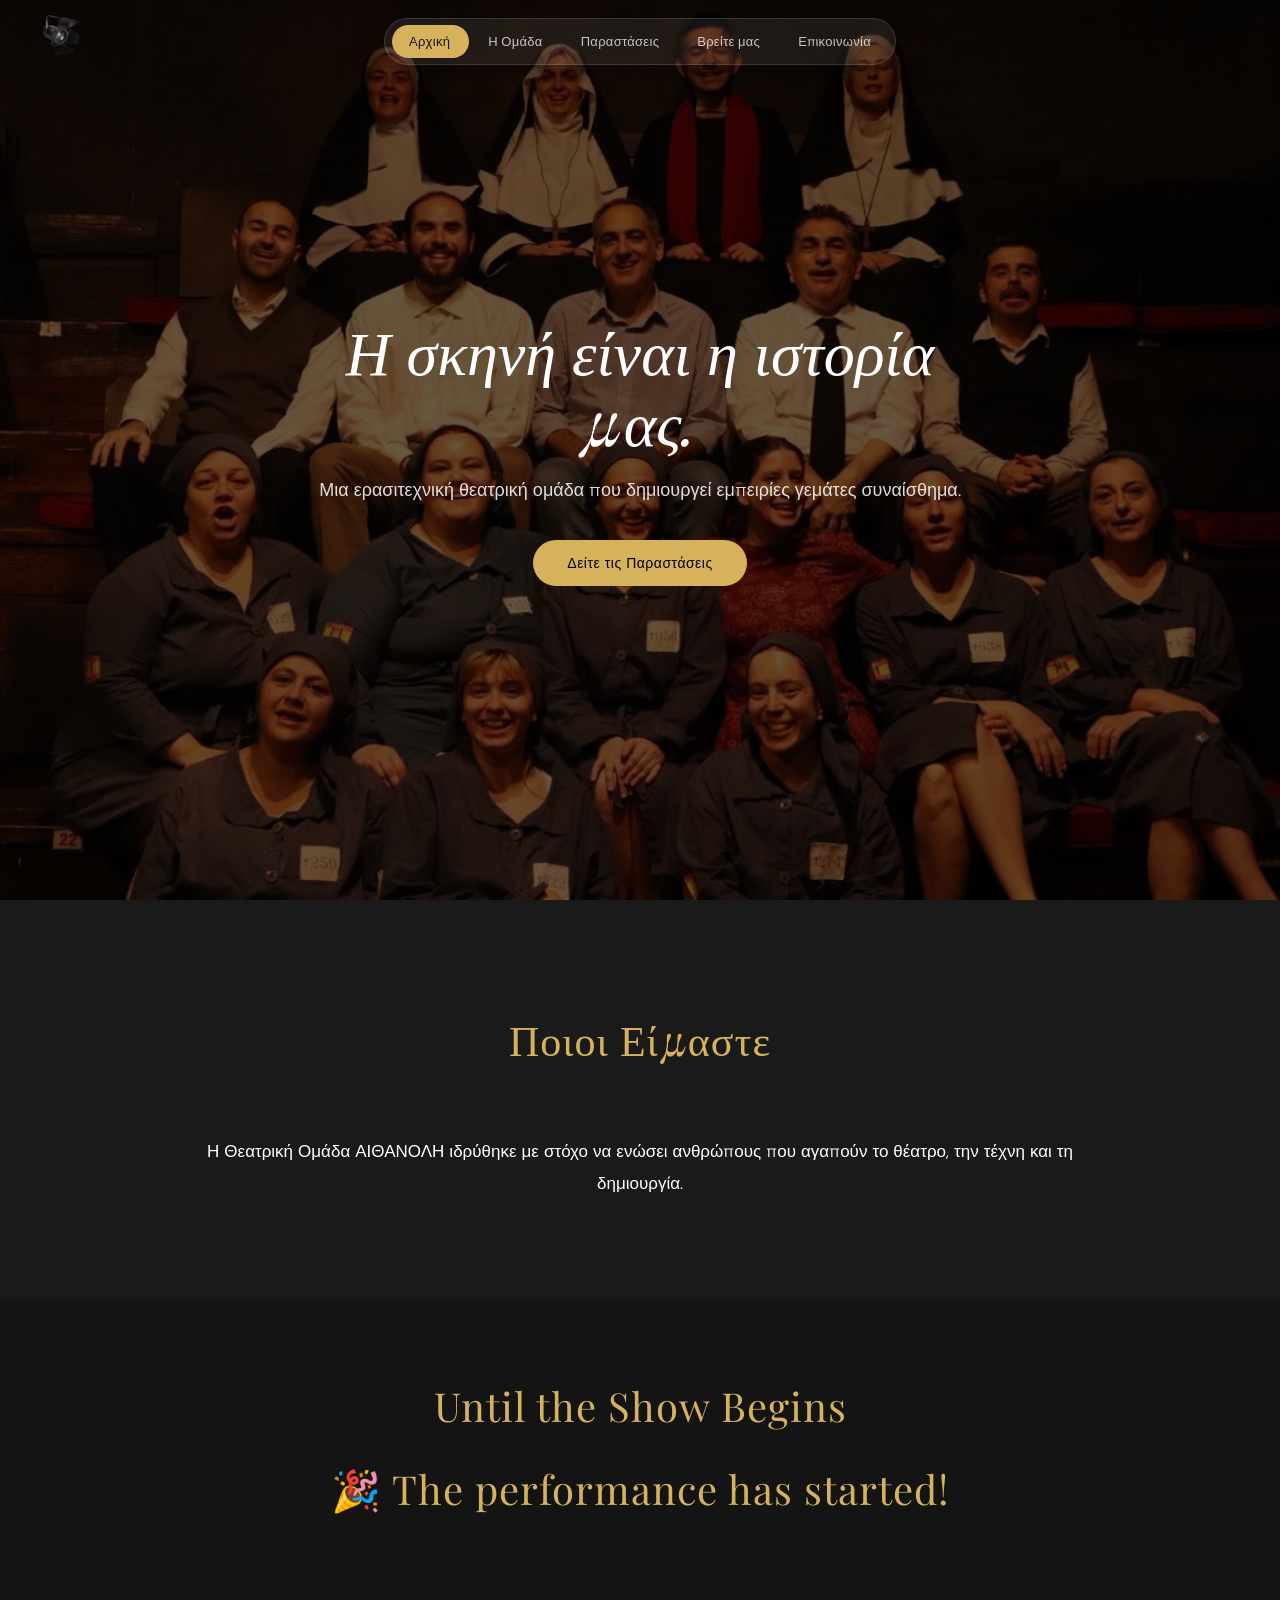
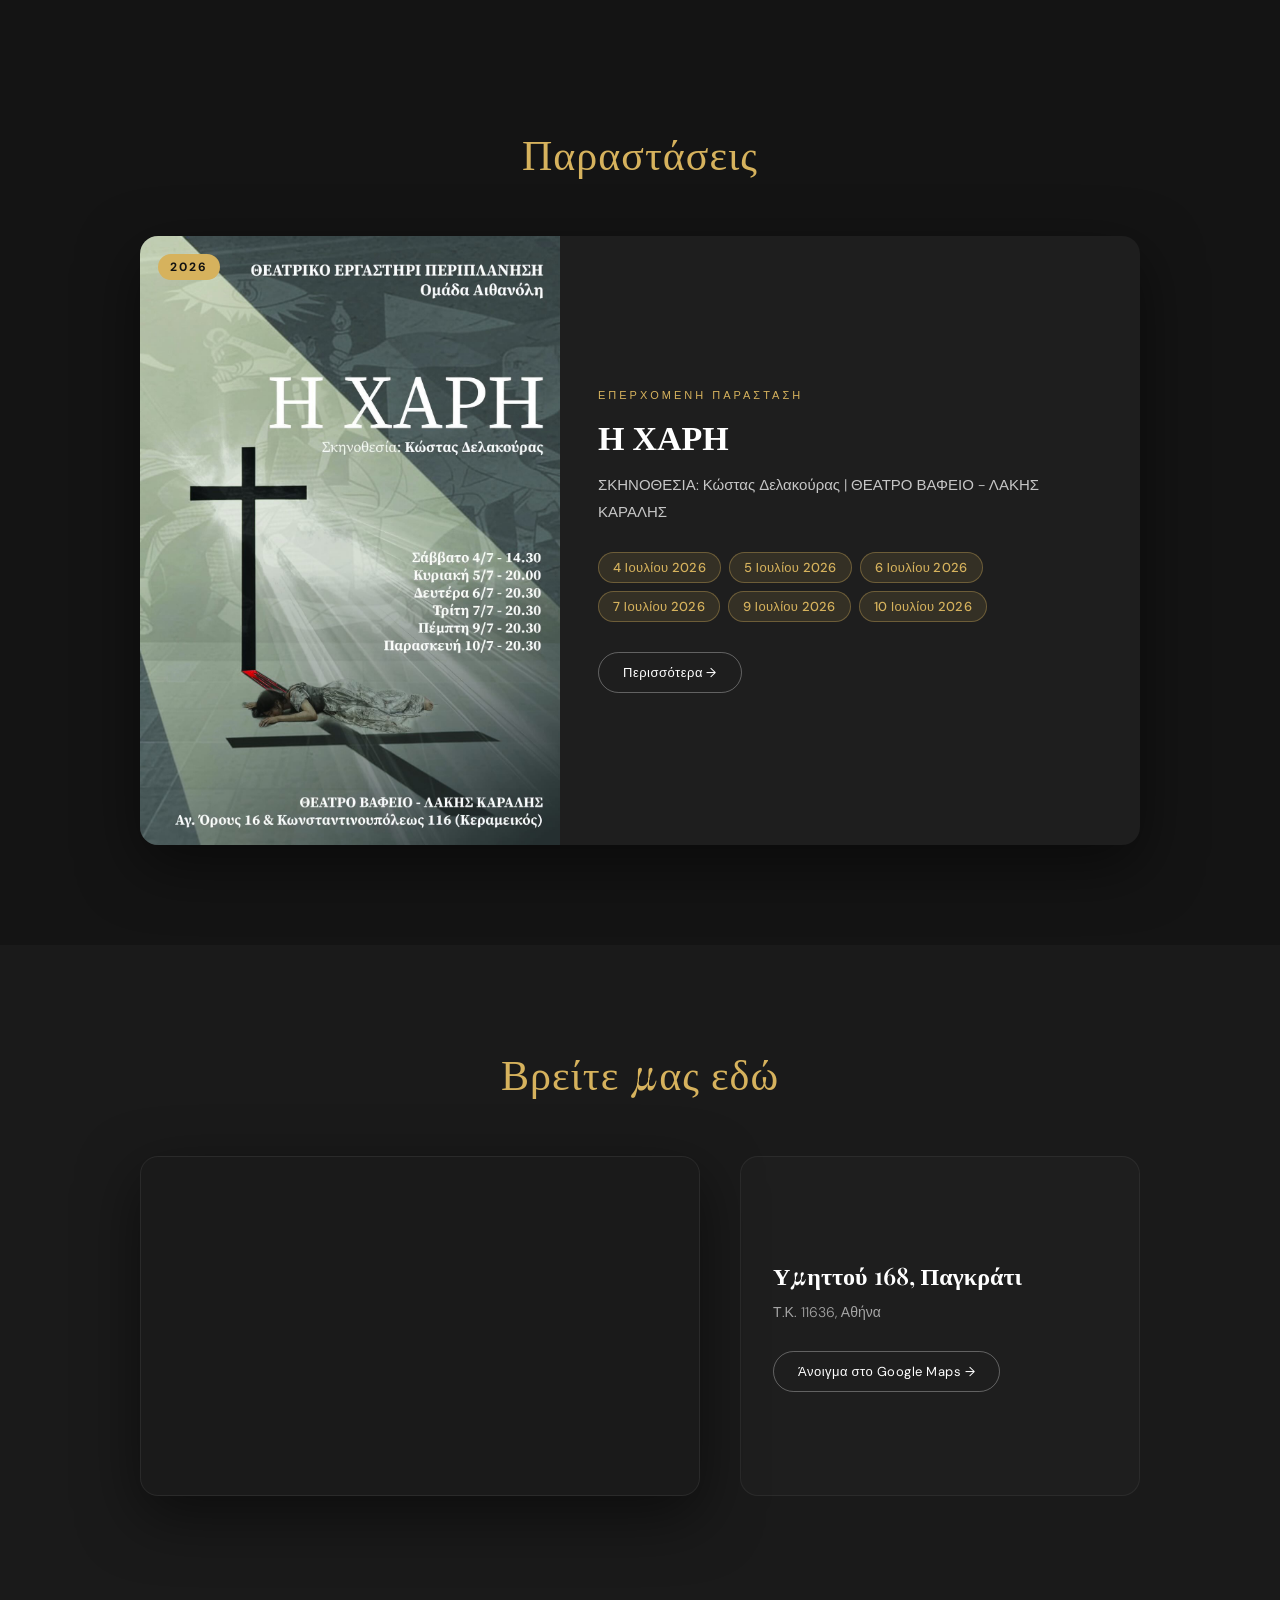
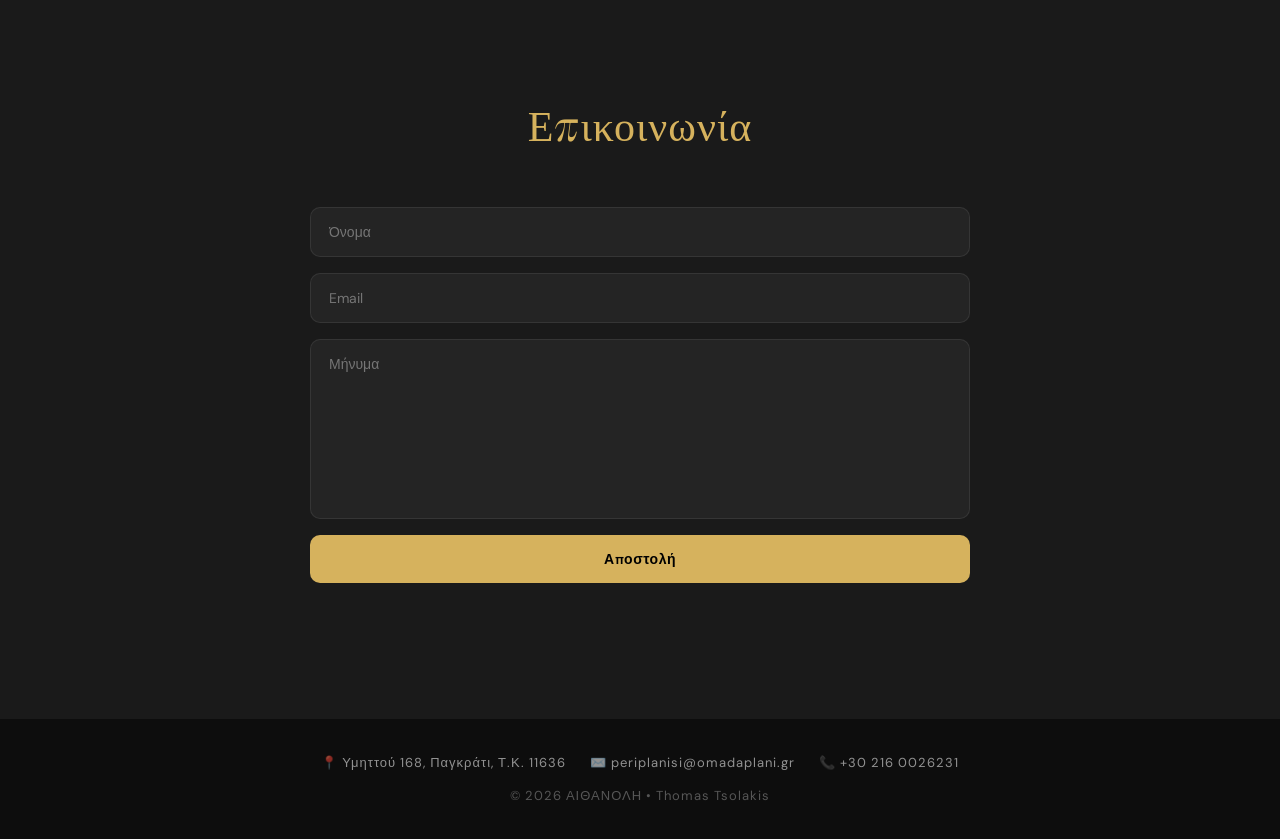
<file: index.html>
<!DOCTYPE html>
<html lang="el">
<head>
    <meta charset="UTF-8">
    <meta name="viewport" content="width=device-width, initial-scale=1.0">

    <!-- Primary Meta -->
    <title>ΑΙΘΑΝΟΛΗ | Θεατρική Ομάδα</title>
    <meta name="description" content="Η Θεατρική Ομάδα ΑΙΘΑΝΟΛΗ — ερασιτεχνική ομάδα που δημιουργεί παραστάσεις γεμάτες συναίσθημα. Δείτε τις επερχόμενες παραστάσεις μας.">
    <meta name="keywords" content="ΑΙΘΑΝΟΛΗ, θεατρική ομάδα, θέατρο, παραστάσεις, ερασιτεχνικό θέατρο">
    <meta name="author" content="Θεατρική Ομάδα ΑΙΘΑΝΟΛΗ">
    <meta name="robots" content="index, follow">
    <link rel="canonical" href="https://aithanolh.netlify.app/">

    <!-- Favicon -->
    <link rel="icon" type="image/png" href="images/logo.png">
    <link rel="apple-touch-icon" href="images/logo.png">

    <!-- Open Graph / Facebook -->
    <meta property="og:type" content="website">
    <meta property="og:url" content="https://aithanolh.netlify.app/">
    <meta property="og:title" content="ΑΙΘΑΝΟΛΗ | Θεατρική Ομάδα">
    <meta property="og:description" content="Ερασιτεχνική θεατρική ομάδα που δημιουργεί εμπειρίες γεμάτες συναίσθημα.">
    <meta property="og:image" content="https://aithanolh.netlify.app/images/og-cover.jpg">
    <meta property="og:image:width" content="1200">
    <meta property="og:image:height" content="630">
    <meta property="og:locale" content="el_GR">
    <meta property="og:site_name" content="ΑΙΘΑΝΟΛΗ">

    <!-- Twitter Card -->
    <meta name="twitter:card" content="summary_large_image">
    <meta name="twitter:url" content="https://aithanolh.netlify.app/">
    <meta name="twitter:title" content="ΑΙΘΑΝΟΛΗ | Θεατρική Ομάδα">
    <meta name="twitter:description" content="Ερασιτεχνική θεατρική ομάδα που δημιουργεί εμπειρίες γεμάτες συναίσθημα.">
    <meta name="twitter:image" content="https://aithanolh.netlify.app/images/og-cover.jpg">

    <!-- Schema.org structured data -->
    <script type="application/ld+json">
    {
      "@context": "https://schema.org",
      "@type": "TheaterGroup",
      "name": "ΑΙΘΑΝΟΛΗ",
      "description": "Ερασιτεχνική θεατρική ομάδα που δημιουργεί παραστάσεις γεμάτες συναίσθημα.",
      "url": "https://aithanolh.netlify.app",
      "logo": "https://aithanolh.netlify.app/images/logo.png",
      "sameAs": []
    }
    </script>

    <!-- Fonts: Playfair Display + DM Sans -->
    <link rel="preconnect" href="https://fonts.googleapis.com">
    <link rel="preconnect" href="https://fonts.gstatic.com" crossorigin>
    <link href="https://fonts.googleapis.com/css2?family=Playfair+Display:ital,wght@0,400;0,700;1,400;1,600&family=DM+Sans:ital,opsz,wght@0,9..40,300;0,9..40,400;0,9..40,500;1,9..40,300&display=swap" rel="stylesheet">

    <link rel="stylesheet" href="styles.css">
    <script defer src="main.js"></script>
</head>
<body>

<header>
    <nav id="pill-nav">
        <div class="nav-pill">
            <a href="#home" data-section="home">Αρχική</a>
            <a href="#about" data-section="about">Η Ομάδα</a>
            <a href="#shows" data-section="shows">Παραστάσεις</a>
            <a href="#find-us" data-section="find-us">Βρείτε μας</a>
            <a href="#contact" data-section="contact">Επικοινωνία</a>
            <span class="nav-indicator"></span>
        </div>
    </nav>
    <div class="logo-wrap">
        <a href="#home" class="logo-link">
            <img src="images/logo.png" alt="ΑΙΘΑΝΟΛΗ" class="logo-img" onerror="this.style.display='none';this.nextElementSibling.style.display='block'">
            <h2 class="logo logo-fallback">ΑΙΘΑΝΟΛΗ</h2>
        </a>
    </div>
</header>

<section class="hero" id="home">
    <div class="overlay"></div>
    <div class="hero-content">
        <h1>Η σκηνή είναι η ιστορία μας.</h1>
        <p>Μια ερασιτεχνική θεατρική ομάδα που δημιουργεί εμπειρίες γεμάτες συναίσθημα.</p>
        <a href="#shows" class="btn">Δείτε τις Παραστάσεις</a>
    </div>
</section>

<section class="about" id="about">
    <div class="container">
        <h2>Ποιοι Είμαστε</h2>
        <p>
            Η Θεατρική Ομάδα ΑΙΘΑΝΟΛΗ ιδρύθηκε με στόχο να ενώσει ανθρώπους
            που αγαπούν το θέατρο, την τέχνη και τη δημιουργία.
        </p>
    </div>
</section>

<section class="countdown-section">
    <h2>Until the Show Begins</h2>

    <div id="countdown">
        <div>
            <span id="days">0</span>
            <small>Days</small>
        </div>
        <div>
            <span id="hours">0</span>
            <small>Hours</small>
        </div>
        <div>
            <span id="minutes">0</span>
            <small>Minutes</small>
        </div>
        <div>
            <span id="seconds">0</span>
            <small>Seconds</small>
        </div>
    </div>
</section>

<section class="shows" id="shows">
    <h2>Παραστάσεις</h2>

    <div class="shows-list">

        <div class="show-flyer">
            <div class="flyer-image">
                <img src="images/parastaseis/xarh_2026.jpg" alt="Η ΧΑΡΗ">
                <div class="flyer-badge">2026</div>
            </div>
            <div class="flyer-body">
                <div class="flyer-eyebrow">Επερχόμενη Παράσταση</div>
                <h3>Η ΧΑΡΗ</h3>
                <p>
                    ΣΚΗΝΟΘΕΣΙΑ: Κώστας Δελακούρας |
                    ΘΕΑΤΡΟ ΒΑΦΕΙΟ - ΛΑΚΗΣ ΚΑΡΑΛΗΣ
                </p>
                <div class="dates">
                    <span>4 Ιουλίου 2026</span>
                    <span>5 Ιουλίου 2026</span>
                    <span>6 Ιουλίου 2026</span>
                    <span>7 Ιουλίου 2026</span>
                    <span>9 Ιουλίου 2026</span>
                    <span>10 Ιουλίου 2026</span>
                </div>
                <a href="parastaseis/xarh_2026/" class="flyer-btn">Περισσότερα →</a>
            </div>
        </div>

    </div>
</section>

<section class="find-us" id="find-us">
    <h2>Βρείτε μας εδώ</h2>
    <div class="find-us-wrap">
        <div class="map-embed">
            <iframe
                src="https://maps.google.com/maps?q=Υμηττού%20168%2C%20Παγκράτι%2C%2011636&t=&z=15&ie=UTF8&iwloc=&output=embed"
                width="100%" height="100%" style="border:0;" allowfullscreen="" loading="lazy"
                referrerpolicy="no-referrer-when-downgrade"
                title="Χάρτης τοποθεσίας ΑΙΘΑΝΟΛΗ">
            </iframe>
        </div>
        <div class="find-us-info">
            <h3>Υμηττού 168, Παγκράτι</h3>
            <p>Τ.Κ. 11636, Αθήνα</p>
            <a href="https://maps.google.com/maps?q=Υμηττού%20168%2C%20Παγκράτι%2C%2011636" target="_blank" rel="noopener" class="flyer-btn">Άνοιγμα στο Google Maps →</a>
        </div>
    </div>
</section>

<section class="contact" id="contact">
    <h2>Επικοινωνία</h2>
    <form id="contact-form" action="https://formspree.io/f/mzdlawpl" method="POST">
        <input type="text" name="_gotcha" class="hidden-field" tabindex="-1" autocomplete="off">
        <input type="text" name="name" placeholder="Όνομα" required>
        <input type="email" name="email" placeholder="Email" required>
        <textarea name="message" placeholder="Μήνυμα" required></textarea>
        <button type="submit">Αποστολή</button>
        <p class="form-status" aria-live="polite"></p>
    </form>
</section>

<footer>
    <div class="footer-contact">
        <span>📍 Υμηττού 168, Παγκράτι, Τ.Κ. 11636</span>
        <span>✉️ <a href="mailto:periplanisi@omadaplani.gr">periplanisi@omadaplani.gr</a></span>
        <span>📞 <a href="tel:+302160026231">+30 216 0026231</a></span>
    </div>
    <div class="footer-credit">
        © 2026 ΑΙΘΑΝΟΛΗ • Thomas Tsolakis
    </div>
</footer>

</body>
</html>
</file>
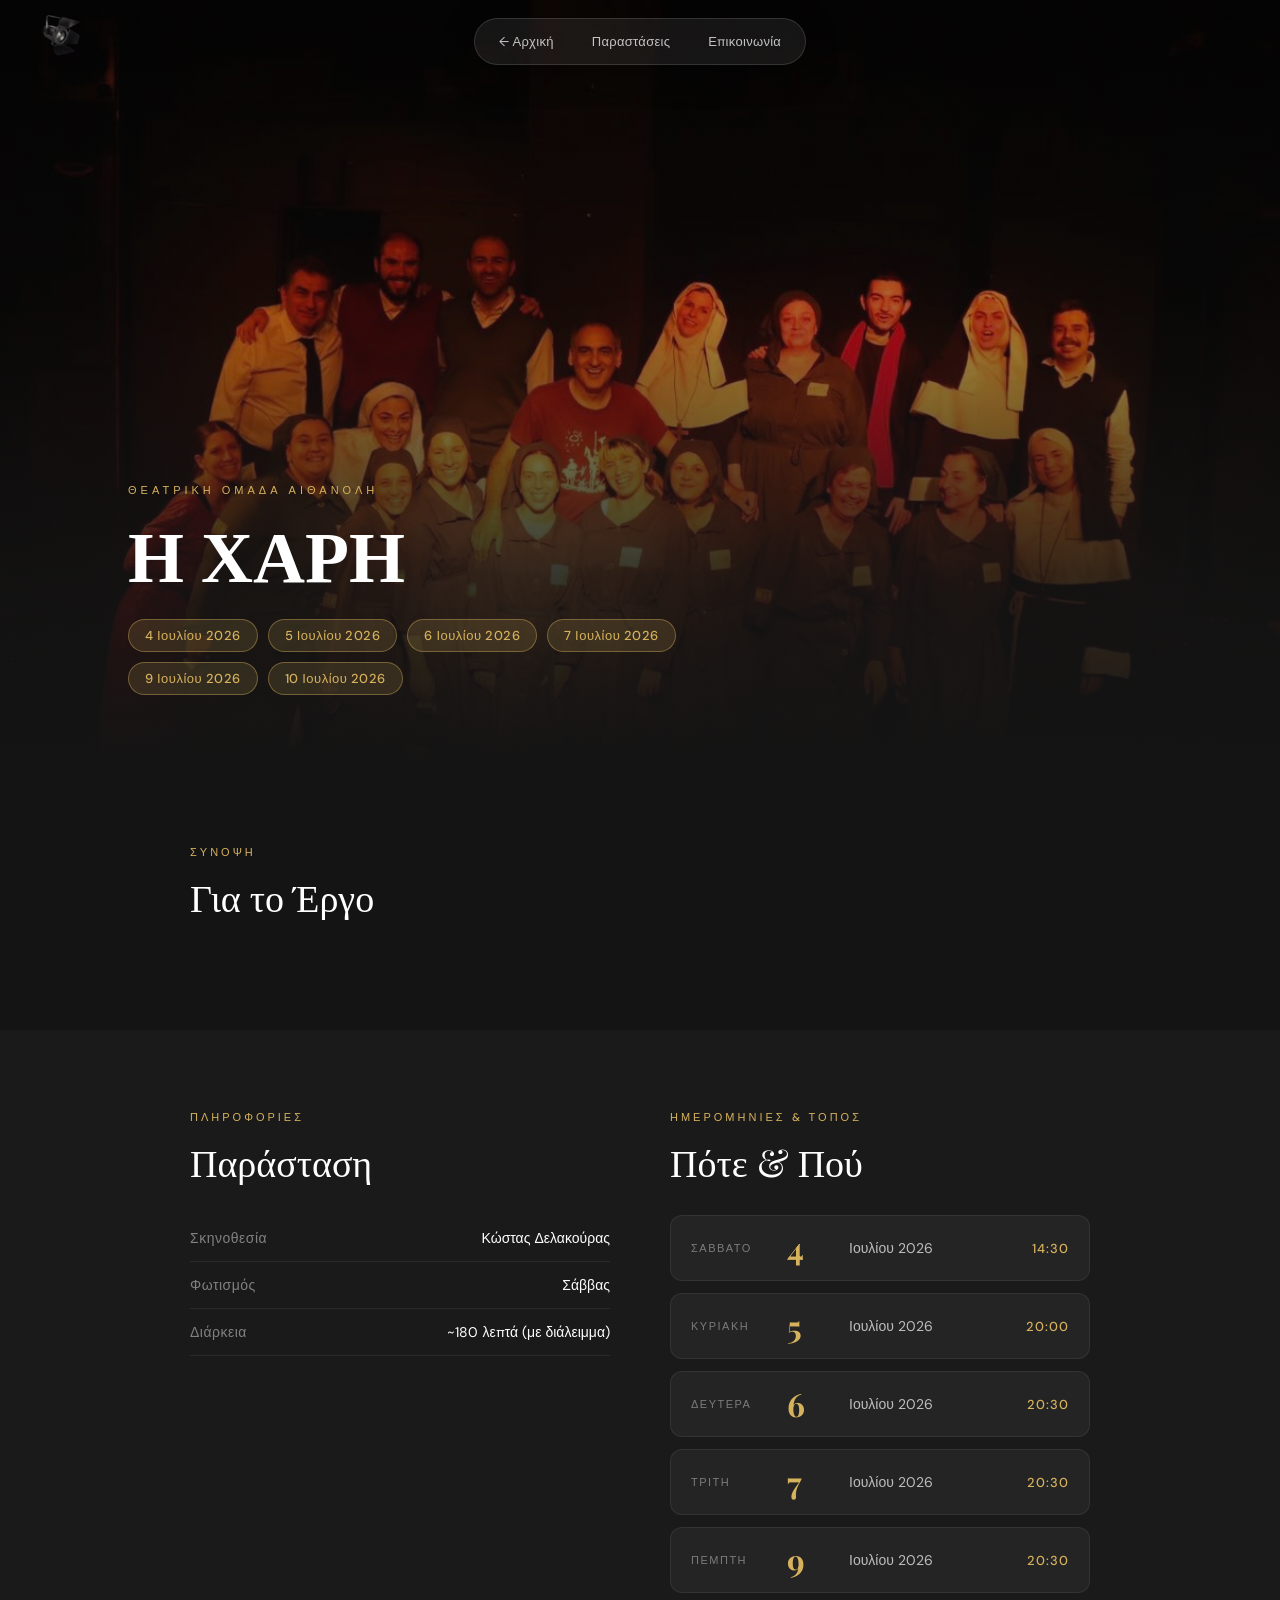
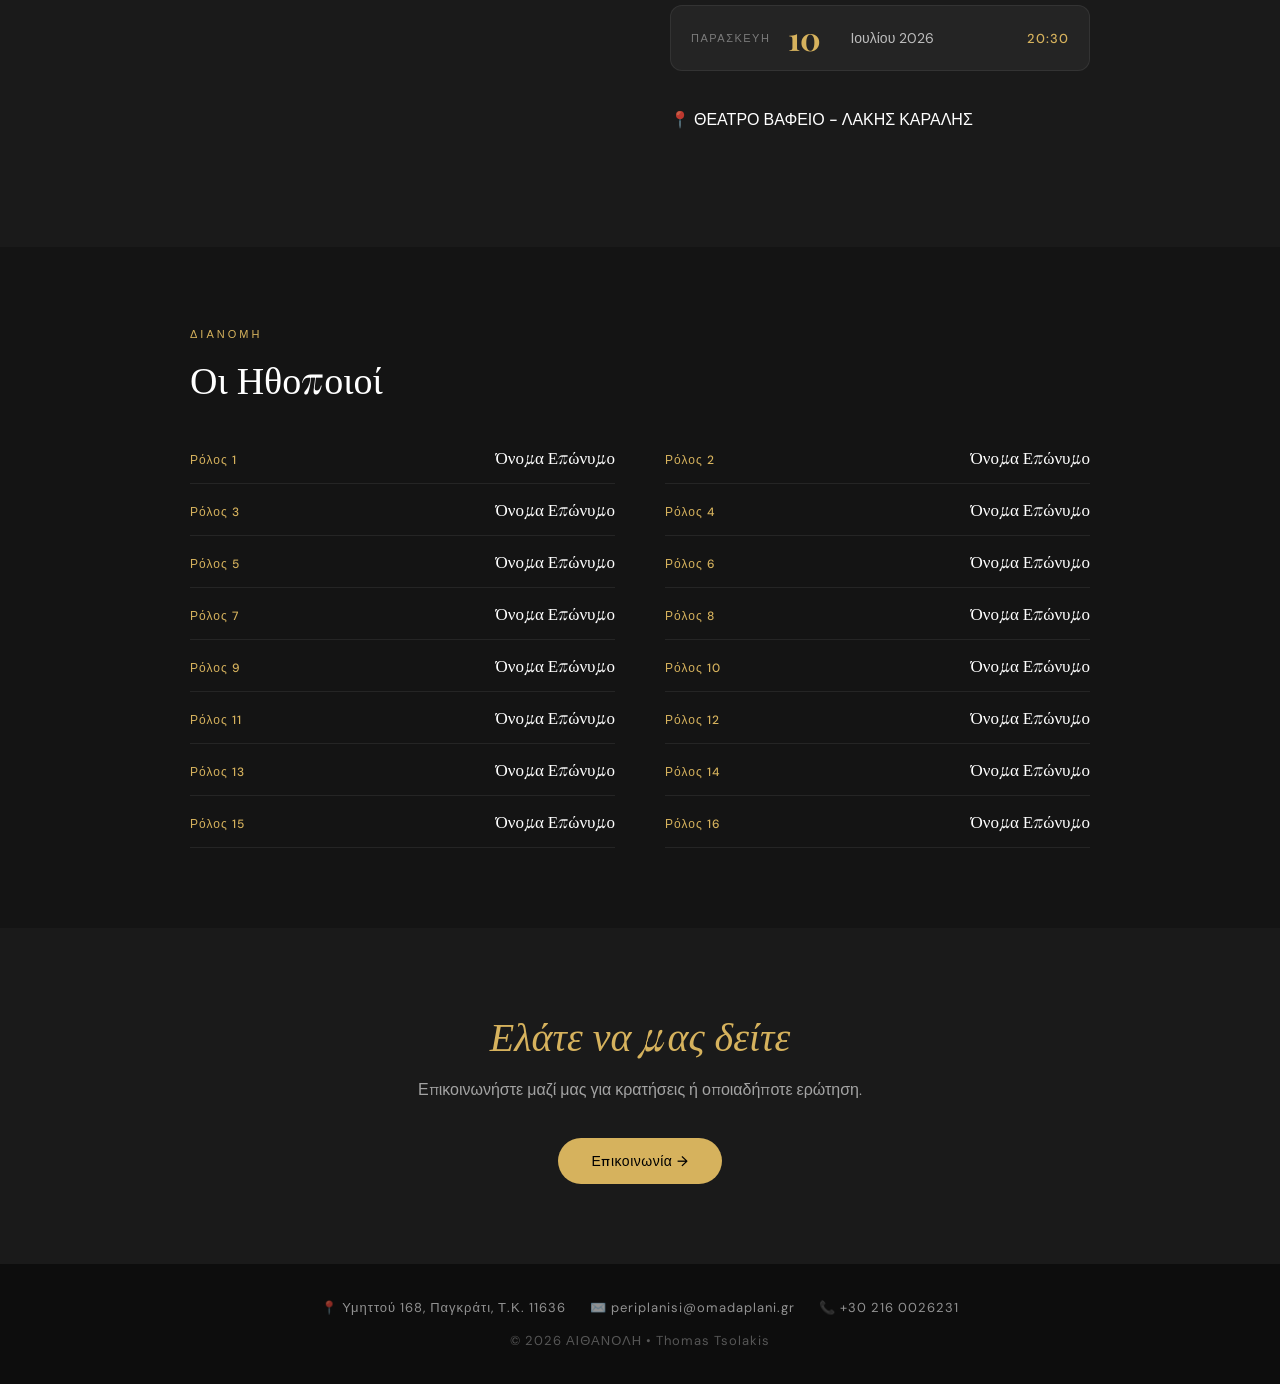
<file: parastaseis/xarh_2026/index.html>
<!DOCTYPE html>
<html lang="el">
<head>
    <meta charset="UTF-8">
    <meta name="viewport" content="width=device-width, initial-scale=1.0">

    <!-- Primary Meta -->
    <title>Η ΧΑΡΗ | ΑΙΘΑΝΟΛΗ</title>
    <meta name="description" content="Μια σύγχρονη διασκευή του Ρωμαίου & Ιουλιέτα από τη Θεατρική Ομάδα ΑΙΘΑΝΟΛΗ. Παραστάσεις Ιουλίου 2026.">
    <meta name="author" content="Θεατρική Ομάδα ΑΙΘΑΝΟΛΗ">
    <meta name="robots" content="index, follow">
    <link rel="canonical" href="https://aithanolh.netlify.app/parastaseis/xarh_2026.html">

    <!-- Favicon -->
    <link rel="icon" type="image/png" href="../images/logo.png">
    <link rel="apple-touch-icon" href="../images/logo.png">

    <!-- Open Graph -->
    <meta property="og:type" content="article">
    <meta property="og:url" content="https://aithanolh.netlify.app/parastaseis/xarh_2026.html">
    <meta property="og:title" content="Η ΧΑΡΗ | ΑΙΘΑΝΟΛΗ">
    <meta property="og:description" content="Μια σύγχρονη διασκευή του κλασικού έργου που εξερευνά την αγάπη και τις συγκρούσεις δύο κόσμων.">
    <meta property="og:image" content="https://aithanolh.netlify.app/images/parastaseis/xarh_2026.jpg">
    <meta property="og:image:width" content="1200">
    <meta property="og:image:height" content="630">
    <meta property="og:locale" content="el_GR">
    <meta property="og:site_name" content="ΑΙΘΑΝΟΛΗ">

    <!-- Twitter Card -->
    <meta name="twitter:card" content="summary_large_image">
    <meta name="twitter:title" content="Η ΧΑΡΗ | ΑΙΘΑΝΟΛΗ">
    <meta name="twitter:description" content="Μια σύγχρονη διασκευή του κλασικού έργου. Παραστάσεις Ιουλίου 2026.">
    <meta name="twitter:image" content="https://aithanolh.netlify.app/images/parastaseis/xarh_2026.jpg">

    <!-- Schema.org -->
    <script type="application/ld+json">
    {
      "@context": "https://schema.org",
      "@type": "TheaterEvent",
      "name": "Η ΧΑΡΗ",
      "description": "Μια σύγχρονη διασκευή του κλασικού έργου του William Shakespeare.",
      "startDate": "2026-07-4",
      "endDate": "2026-07-10",
      "organizer": {
        "@type": "TheaterGroup",
        "name": "ΑΙΘΑΝΟΛΗ",
        "url": "https://aithanolh.netlify.app"
      },
      "image": "https://aithanolh.netlify.app/images/parastaseis/xarh_2026.jpg",
      "url": "https://aithanolh.netlify.app/parastaseis/xarh_2026.html"
    }
    </script>

    <!-- Fonts -->
    <link rel="preconnect" href="https://fonts.googleapis.com">
    <link rel="preconnect" href="https://fonts.gstatic.com" crossorigin>
    <link href="https://fonts.googleapis.com/css2?family=Playfair+Display:ital,wght@0,400;0,700;1,400;1,600&family=DM+Sans:ital,opsz,wght@0,9..40,300;0,9..40,400;0,9..40,500;1,9..40,300&display=swap" rel="stylesheet">

    <link rel="stylesheet" href="../show.css">
</head>
<body>

<!-- ─── NAV ─── -->
<header>
    <nav id="pill-nav">
        <div class="nav-pill">
            <a href="../../">← Αρχική</a>
            <a href="../../#shows">Παραστάσεις</a>
            <a href="../../#contact">Επικοινωνία</a>
        </div>
    </nav>
    <div class="logo-wrap">
        <a href="../../index.html" class="logo-link">
            <img src="../../images/logo.png" alt="ΑΙΘΑΝΟΛΗ" class="logo-img" onerror="this.style.display='none';this.nextElementSibling.style.display='block'">
            <h2 class="logo-fallback">ΑΙΘΑΝΟΛΗ</h2>
        </a>
    </div>
</header>

<!-- ─── HERO BANNER ─── -->
<section class="show-hero">
    <img src="../../images/parastaseis/xarh_2026_hero.jpg" alt="Η ΧΑΡΗ" class="show-hero-img">
    <div class="show-hero-overlay"></div>
    <div class="show-hero-content">
        <div class="eyebrow">Θεατρική Ομάδα ΑΙΘΑΝΟΛΗ</div>
        <h1>Η ΧΑΡΗ<br></h1>
        <div class="hero-dates">
            <span>4 Ιουλίου 2026</span>
            <span>5 Ιουλίου 2026</span>
            <span>6 Ιουλίου 2026</span>
            <span>7 Ιουλίου 2026</span>
            <span>9 Ιουλίου 2026</span>
            <span>10 Ιουλίου 2026</span>
        </div>
    </div>
</section>

<!-- ─── MAIN CONTENT ─── -->
<main>

    <!-- SYNOPSIS -->
    <section class="content-section" id="synopsis">
        <div class="content-inner">
            <div class="section-label">Σύνοψη</div>
            <h2>Για το Έργο</h2>
            <!-- <p>
                Ο Η ΧΑΡΗ του William Shakespeare είναι ένα από τα πιο αγαπημένα
                θεατρικά έργα όλων των εποχών. Η ιστορία δύο νέων που ερωτεύονται παρά τη
                μακροχρόνια έχθρα των οικογενειών τους συνεχίζει να συγκινεί και να
                ταρακουνά το κοινό, αιώνες μετά τη συγγραφή της.
            </p>
            <p>
                Στη διασκευή της ΑΙΘΑΝΟΛΗ, η ιστορία μεταφέρεται στη σύγχρονη εποχή.
                Οι Μοντέγοι και οι Καπουλέτοι γίνονται δύο κόσμοι που δεν βλέπουν
                ο ένας τον άλλον — δύο γειτονιές, δύο ιδεολογίες, δύο σύμπαντα που
                ποτέ δεν έπρεπε να συναντηθούν. Και ανάμεσά τους, δύο ψυχές που
                αρνούνται να χωριστούν.
            </p> -->
        </div>
    </section>

    <!-- DETAILS -->
    <section class="content-section alt" id="details">
        <div class="content-inner details-grid">
            <div>
                <div class="section-label">Πληροφορίες</div>
                <h2>Παράσταση</h2>
                <ul class="info-list">
                    <li>
                        <span class="info-label">Σκηνοθεσία</span>
                        <span class="info-value">Κώστας Δελακούρας</span>
                    </li>
                    <li>
                        <span class="info-label">Φωτισμός</span>
                        <span class="info-value">Σάββας</span>
                    </li>
                    <li>
                        <span class="info-label">Διάρκεια</span>
                        <span class="info-value">~180 λεπτά (με διάλειμμα)</span>
                    </li>
                </ul>
            </div>
            <div>
                <div class="section-label">Ημερομηνίες & Τόπος</div>
                <h2>Πότε & Πού</h2>
                <div class="dates-cards">
                    <div class="date-card">
                        <div class="date-weekday">Σάββατο</div>
                        <div class="date-day">4</div>
                        <div class="date-month">Ιουλίου 2026</div>
                        <div class="date-time">14:30</div>
                    </div>
                    <div class="date-card">
                        <div class="date-weekday">Κυριακή</div>
                        <div class="date-day">5</div>
                        <div class="date-month">Ιουλίου 2026</div>
                        <div class="date-time">20:00</div>
                    </div>
                    <div class="date-card">
                        <div class="date-weekday">Δευτέρα</div>
                        <div class="date-day">6</div>
                        <div class="date-month">Ιουλίου 2026</div>
                        <div class="date-time">20:30</div>
                    </div>
                    <div class="date-card">
                        <div class="date-weekday">Τρίτη</div>
                        <div class="date-day">7</div>
                        <div class="date-month">Ιουλίου 2026</div>
                        <div class="date-time">20:30</div>
                    </div>
                    <div class="date-card">
                        <div class="date-weekday">Πέμπτη</div>
                        <div class="date-day">9</div>
                        <div class="date-month">Ιουλίου 2026</div>
                        <div class="date-time">20:30</div>
                    </div>
                    <div class="date-card">
                        <div class="date-weekday">Παρασκευή</div>
                        <div class="date-day">10</div>
                        <div class="date-month">Ιουλίου 2026</div>
                        <div class="date-time">20:30</div>
                    </div>
                </div>
                <p class="venue">
                    📍 <strong>ΘΕΑΤΡΟ ΒΑΦΕΙΟ - ΛΑΚΗΣ ΚΑΡΑΛΗΣ</strong>
                </p>
            </div>
        </div>
    </section>

    <!-- CAST -->
    <section class="content-section" id="cast">
        <div class="content-inner">
            <div class="section-label">Διανομή</div>
            <h2>Οι Ηθοποιοί</h2>
            <!--
                Κάθε ηθοποιός = μία .cast-row με δύο πεδία: ρόλο (αριστερά, χρυσό) και όνομα (δεξιά).
                Για να προσθέσετε/αφαιρέσετε ηθοποιό, αντιγράψτε ή σβήστε ένα block .cast-row.
                Δεν υπάρχει όριο στο πλήθος — η λίστα προσαρμόζεται αυτόματα σε 2 στήλες.
            -->
            <div class="cast-list">
                <div class="cast-row">
                    <span class="cast-role">Ρόλος 1</span>
                    <span class="cast-name">Όνομα Επώνυμο</span>
                </div>
                <div class="cast-row">
                    <span class="cast-role">Ρόλος 2</span>
                    <span class="cast-name">Όνομα Επώνυμο</span>
                </div>
                <div class="cast-row">
                    <span class="cast-role">Ρόλος 3</span>
                    <span class="cast-name">Όνομα Επώνυμο</span>
                </div>
                <div class="cast-row">
                    <span class="cast-role">Ρόλος 4</span>
                    <span class="cast-name">Όνομα Επώνυμο</span>
                </div>
                <div class="cast-row">
                    <span class="cast-role">Ρόλος 5</span>
                    <span class="cast-name">Όνομα Επώνυμο</span>
                </div>
                <div class="cast-row">
                    <span class="cast-role">Ρόλος 6</span>
                    <span class="cast-name">Όνομα Επώνυμο</span>
                </div>
                <div class="cast-row">
                    <span class="cast-role">Ρόλος 7</span>
                    <span class="cast-name">Όνομα Επώνυμο</span>
                </div>
                <div class="cast-row">
                    <span class="cast-role">Ρόλος 8</span>
                    <span class="cast-name">Όνομα Επώνυμο</span>
                </div>
                <div class="cast-row">
                    <span class="cast-role">Ρόλος 9</span>
                    <span class="cast-name">Όνομα Επώνυμο</span>
                </div>
                <div class="cast-row">
                    <span class="cast-role">Ρόλος 10</span>
                    <span class="cast-name">Όνομα Επώνυμο</span>
                </div>
                <div class="cast-row">
                    <span class="cast-role">Ρόλος 11</span>
                    <span class="cast-name">Όνομα Επώνυμο</span>
                </div>
                <div class="cast-row">
                    <span class="cast-role">Ρόλος 12</span>
                    <span class="cast-name">Όνομα Επώνυμο</span>
                </div>
                <div class="cast-row">
                    <span class="cast-role">Ρόλος 13</span>
                    <span class="cast-name">Όνομα Επώνυμο</span>
                </div>
                <div class="cast-row">
                    <span class="cast-role">Ρόλος 14</span>
                    <span class="cast-name">Όνομα Επώνυμο</span>
                </div>
                <div class="cast-row">
                    <span class="cast-role">Ρόλος 15</span>
                    <span class="cast-name">Όνομα Επώνυμο</span>
                </div>
                <div class="cast-row">
                    <span class="cast-role">Ρόλος 16</span>
                    <span class="cast-name">Όνομα Επώνυμο</span>
                </div>
            </div>
        </div>
    </section>

    <!-- CTA -->
    <section class="content-section cta-section">
        <div class="content-inner cta-inner">
            <h2>Ελάτε να μας δείτε</h2>
            <p>Επικοινωνήστε μαζί μας για κρατήσεις ή οποιαδήποτε ερώτηση.</p>
            <a href="../../#contact" class="btn">Επικοινωνία →</a>
        </div>
    </section>

</main>

<footer>
    <div class="footer-contact">
        <span>📍 Υμηττού 168, Παγκράτι, Τ.Κ. 11636</span>
        <span>✉️ <a href="mailto:periplanisi@omadaplani.gr">periplanisi@omadaplani.gr</a></span>
        <span>📞 <a href="tel:+302160026231">+30 216 0026231</a></span>
    </div>
    <div class="footer-credit">
        © 2026 ΑΙΘΑΝΟΛΗ • Thomas Tsolakis
    </div>
</footer>

</body>
</html>
</file>
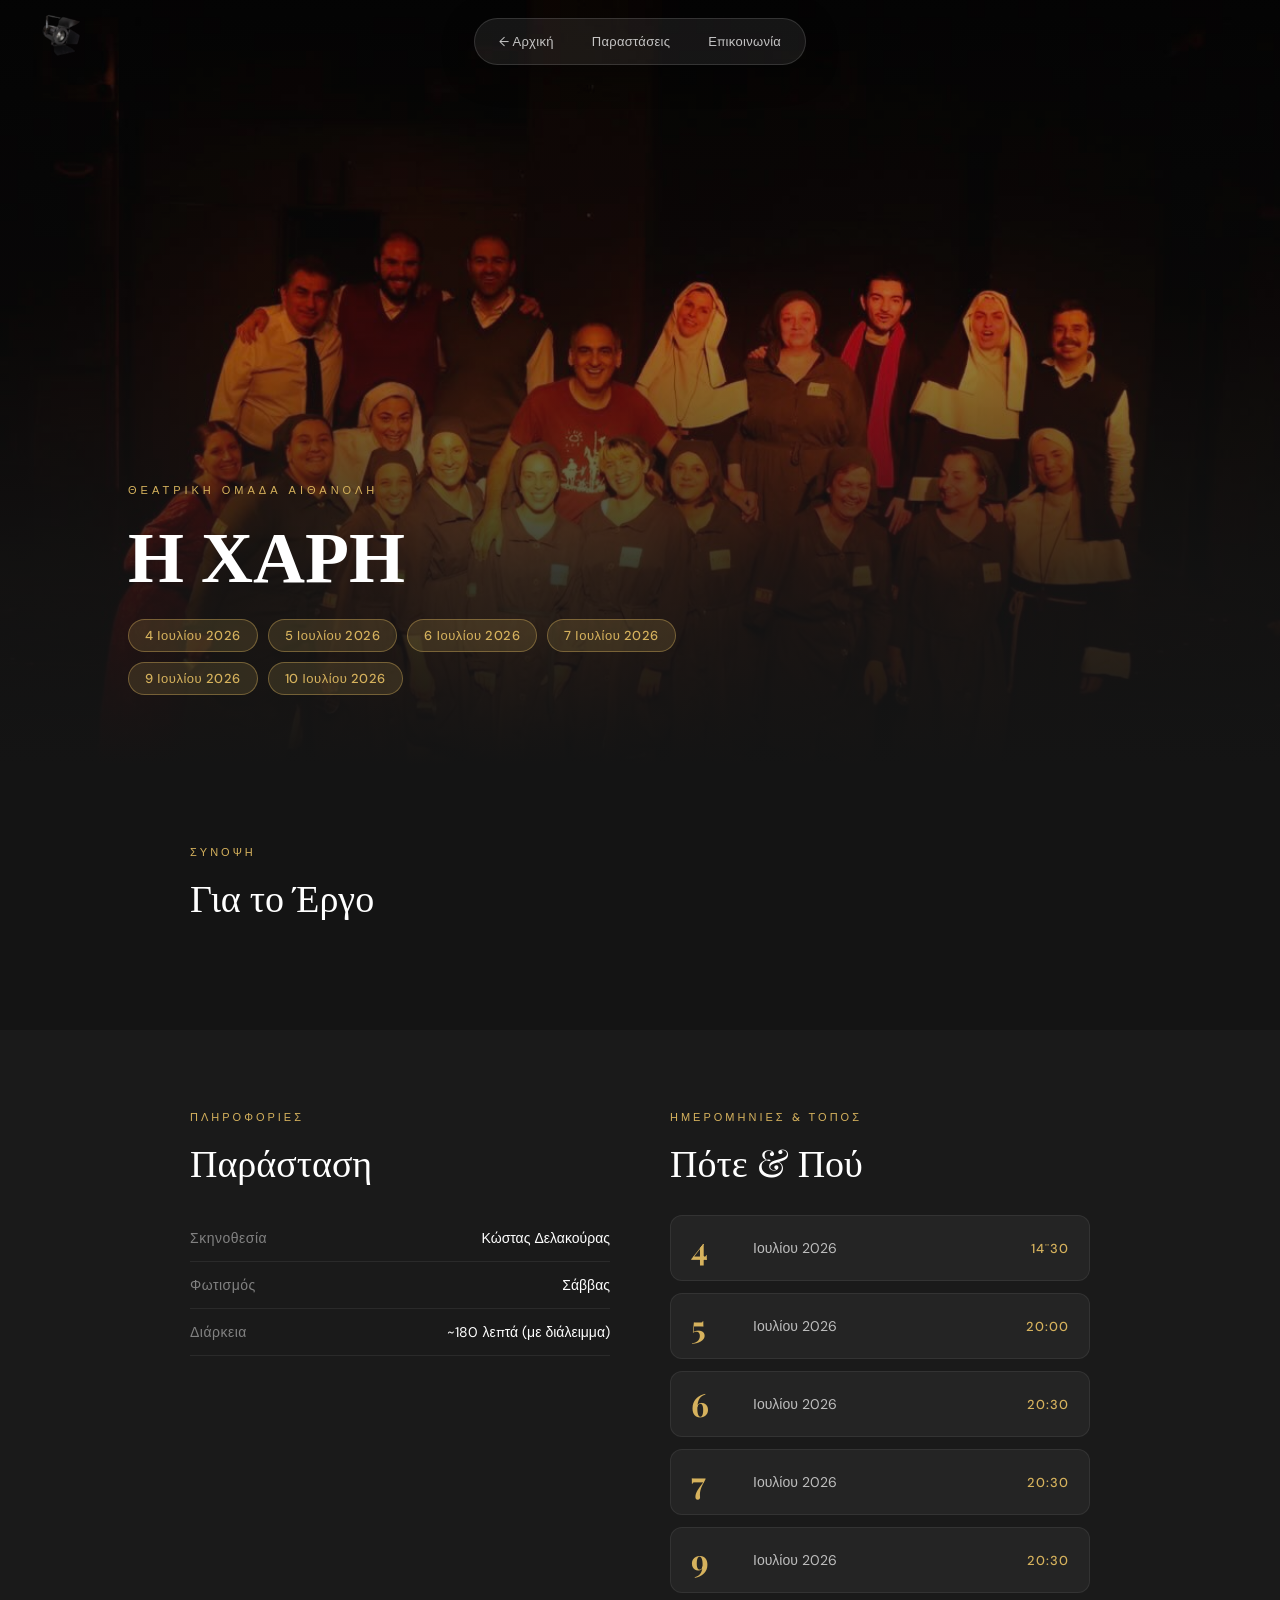
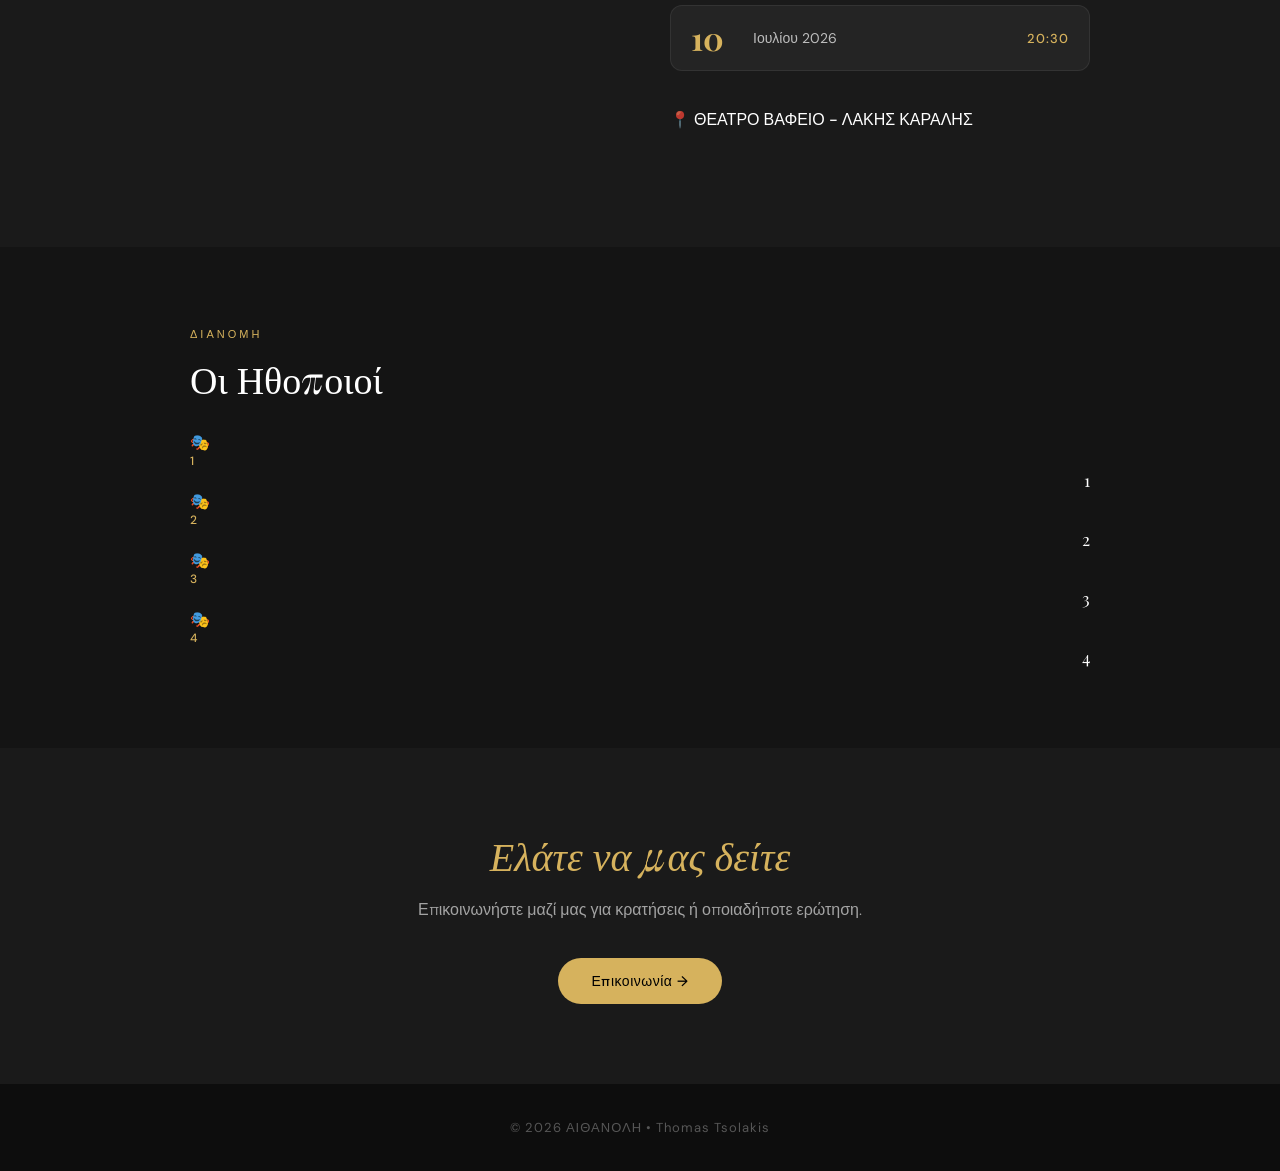
<file: parastaseis/xarh_2026.html>
<!DOCTYPE html>
<html lang="el">
<head>
    <meta charset="UTF-8">
    <meta name="viewport" content="width=device-width, initial-scale=1.0">

    <!-- Primary Meta -->
    <title>Η ΧΑΡΗ | ΑΙΘΑΝΟΛΗ</title>
    <meta name="description" content="Μια σύγχρονη διασκευή του Ρωμαίου & Ιουλιέτα από τη Θεατρική Ομάδα ΑΙΘΑΝΟΛΗ. Παραστάσεις Ιουλίου 2026.">
    <meta name="author" content="Θεατρική Ομάδα ΑΙΘΑΝΟΛΗ">
    <meta name="robots" content="index, follow">
    <link rel="canonical" href="https://aithanolh.netlify.app/parastaseis/xarh_2026.html">

    <!-- Favicon -->
    <link rel="icon" type="image/png" href="../images/logo.png">
    <link rel="apple-touch-icon" href="../images/logo.png">

    <!-- Open Graph -->
    <meta property="og:type" content="article">
    <meta property="og:url" content="https://aithanolh.netlify.app/parastaseis/xarh_2026.html">
    <meta property="og:title" content="Η ΧΑΡΗ | ΑΙΘΑΝΟΛΗ">
    <meta property="og:description" content="Μια σύγχρονη διασκευή του κλασικού έργου που εξερευνά την αγάπη και τις συγκρούσεις δύο κόσμων.">
    <meta property="og:image" content="https://aithanolh.netlify.app/images/parastaseis/xarh_2026.jpg">
    <meta property="og:image:width" content="1200">
    <meta property="og:image:height" content="630">
    <meta property="og:locale" content="el_GR">
    <meta property="og:site_name" content="ΑΙΘΑΝΟΛΗ">

    <!-- Twitter Card -->
    <meta name="twitter:card" content="summary_large_image">
    <meta name="twitter:title" content="Η ΧΑΡΗ | ΑΙΘΑΝΟΛΗ">
    <meta name="twitter:description" content="Μια σύγχρονη διασκευή του κλασικού έργου. Παραστάσεις Ιουλίου 2026.">
    <meta name="twitter:image" content="https://aithanolh.netlify.app/images/parastaseis/xarh_2026.jpg">

    <!-- Schema.org -->
    <script type="application/ld+json">
    {
      "@context": "https://schema.org",
      "@type": "TheaterEvent",
      "name": "Η ΧΑΡΗ",
      "description": "Μια σύγχρονη διασκευή του κλασικού έργου του William Shakespeare.",
      "startDate": "2026-07-4",
      "endDate": "2026-07-10",
      "organizer": {
        "@type": "TheaterGroup",
        "name": "ΑΙΘΑΝΟΛΗ",
        "url": "https://aithanolh.netlify.app"
      },
      "image": "https://aithanolh.netlify.app/images/parastaseis/xarh_2026.jpg",
      "url": "https://aithanolh.netlify.app/parastaseis/xarh_2026.html"
    }
    </script>

    <!-- Fonts -->
    <link rel="preconnect" href="https://fonts.googleapis.com">
    <link rel="preconnect" href="https://fonts.gstatic.com" crossorigin>
    <link href="https://fonts.googleapis.com/css2?family=Playfair+Display:ital,wght@0,400;0,700;1,400;1,600&family=DM+Sans:ital,opsz,wght@0,9..40,300;0,9..40,400;0,9..40,500;1,9..40,300&display=swap" rel="stylesheet">

    <link rel="stylesheet" href="show.css">
</head>
<body>

<!-- ─── NAV ─── -->
<header>
    <nav id="pill-nav">
        <div class="nav-pill">
            <a href="../index.html">← Αρχική</a>
            <a href="../index.html#shows">Παραστάσεις</a>
            <a href="../index.html#contact">Επικοινωνία</a>
        </div>
    </nav>
    <div class="logo-wrap">
        <a href="../index.html" class="logo-link">
            <img src="../images/logo.png" alt="ΑΙΘΑΝΟΛΗ" class="logo-img" onerror="this.style.display='none';this.nextElementSibling.style.display='block'">
            <h2 class="logo-fallback">ΑΙΘΑΝΟΛΗ</h2>
        </a>
    </div>
</header>

<!-- ─── HERO BANNER ─── -->
<section class="show-hero">
    <img src="../images/parastaseis/xarh_2026_hero.jpg" alt="Η ΧΑΡΗ" class="show-hero-img">
    <div class="show-hero-overlay"></div>
    <div class="show-hero-content">
        <div class="eyebrow">Θεατρική Ομάδα ΑΙΘΑΝΟΛΗ</div>
        <h1>Η ΧΑΡΗ<br></h1>
        <div class="hero-dates">
            <span>4 Ιουλίου 2026</span>
            <span>5 Ιουλίου 2026</span>
            <span>6 Ιουλίου 2026</span>
            <span>7 Ιουλίου 2026</span>
            <span>9 Ιουλίου 2026</span>
            <span>10 Ιουλίου 2026</span>
        </div>
    </div>
</section>

<!-- ─── MAIN CONTENT ─── -->
<main>

    <!-- SYNOPSIS -->
    <section class="content-section" id="synopsis">
        <div class="content-inner">
            <div class="section-label">Σύνοψη</div>
            <h2>Για το Έργο</h2>
            <!-- <p>
                Ο Η ΧΑΡΗ του William Shakespeare είναι ένα από τα πιο αγαπημένα
                θεατρικά έργα όλων των εποχών. Η ιστορία δύο νέων που ερωτεύονται παρά τη
                μακροχρόνια έχθρα των οικογενειών τους συνεχίζει να συγκινεί και να
                ταρακουνά το κοινό, αιώνες μετά τη συγγραφή της.
            </p>
            <p>
                Στη διασκευή της ΑΙΘΑΝΟΛΗ, η ιστορία μεταφέρεται στη σύγχρονη εποχή.
                Οι Μοντέγοι και οι Καπουλέτοι γίνονται δύο κόσμοι που δεν βλέπουν
                ο ένας τον άλλον — δύο γειτονιές, δύο ιδεολογίες, δύο σύμπαντα που
                ποτέ δεν έπρεπε να συναντηθούν. Και ανάμεσά τους, δύο ψυχές που
                αρνούνται να χωριστούν.
            </p> -->
        </div>
    </section>

    <!-- DETAILS -->
    <section class="content-section alt" id="details">
        <div class="content-inner details-grid">
            <div>
                <div class="section-label">Πληροφορίες</div>
                <h2>Παράσταση</h2>
                <ul class="info-list">
                    <li>
                        <span class="info-label">Σκηνοθεσία</span>
                        <span class="info-value">Κώστας Δελακούρας</span>
                    </li>
                    <li>
                        <span class="info-label">Φωτισμός</span>
                        <span class="info-value">Σάββας</span>
                    </li>
                    <li>
                        <span class="info-label">Διάρκεια</span>
                        <span class="info-value">~180 λεπτά (με διάλειμμα)</span>
                    </li>
                </ul>
            </div>
            <div>
                <div class="section-label">Ημερομηνίες & Τόπος</div>
                <h2>Πότε & Πού</h2>
                <div class="dates-cards">
                    <div class="date-card">
                        <div class="date-day">4</div>
                        <div class="date-month">Ιουλίου 2026</div>
                        <div class="date-time">14¨30</div>
                    </div>
                    <div class="date-card">
                        <div class="date-day">5</div>
                        <div class="date-month">Ιουλίου 2026</div>
                        <div class="date-time">20:00</div>
                    </div>
                    <div class="date-card">
                        <div class="date-day">6</div>
                        <div class="date-month">Ιουλίου 2026</div>
                        <div class="date-time">20:30</div>
                    </div>
                    <div class="date-card">
                        <div class="date-day">7</div>
                        <div class="date-month">Ιουλίου 2026</div>
                        <div class="date-time">20:30</div>
                    </div>
                    <div class="date-card">
                        <div class="date-day">9</div>
                        <div class="date-month">Ιουλίου 2026</div>
                        <div class="date-time">20:30</div>
                    </div>
                    <div class="date-card">
                        <div class="date-day">10</div>
                        <div class="date-month">Ιουλίου 2026</div>
                        <div class="date-time">20:30</div>
                    </div>
                </div>
                <p class="venue">
                    📍 <strong>ΘΕΑΤΡΟ ΒΑΦΕΙΟ - ΛΑΚΗΣ ΚΑΡΑΛΗΣ</strong>
                </p>
            </div>
        </div>
    </section>

    <!-- CAST -->
    <section class="content-section" id="cast">
        <div class="content-inner">
            <div class="section-label">Διανομή</div>
            <h2>Οι Ηθοποιοί</h2>
            <div class="cast-grid">
                <div class="cast-card">
                    <div class="cast-avatar">🎭</div>
                    <div class="cast-role">1</div>
                    <div class="cast-name">1</div>
                </div>
                <div class="cast-card">
                    <div class="cast-avatar">🎭</div>
                    <div class="cast-role">2</div>
                    <div class="cast-name">2</div>
                </div>
                <div class="cast-card">
                    <div class="cast-avatar">🎭</div>
                    <div class="cast-role">3</div>
                    <div class="cast-name">3</div>
                </div>
                <div class="cast-card">
                    <div class="cast-avatar">🎭</div>
                    <div class="cast-role">4</div>
                    <div class="cast-name">4</div>
                </div>
            </div>
        </div>
    </section>

    <!-- CTA -->
    <section class="content-section cta-section">
        <div class="content-inner cta-inner">
            <h2>Ελάτε να μας δείτε</h2>
            <p>Επικοινωνήστε μαζί μας για κρατήσεις ή οποιαδήποτε ερώτηση.</p>
            <a href="../index.html#contact" class="btn">Επικοινωνία →</a>
        </div>
    </section>

</main>

<footer>
    © 2026 ΑΙΘΑΝΟΛΗ • Thomas Tsolakis
</footer>

</body>
</html>
</file>
<file: styles.css>
*{
    margin:0;
    padding:0;
    box-sizing:border-box;
    scroll-behavior:smooth;
}

/* ─── VIEW TRANSITIONS (animated page navigation) ─── */
/* Native browser API — animates between full page loads (e.g. index.html → parastaseis/xarh_2026.html).
   Currently supported in Chrome/Edge; other browsers just navigate normally (safe fallback). */
@view-transition{
    navigation:auto;
}

::view-transition-old(root),
::view-transition-new(root){
    animation-duration:0.45s;
    animation-timing-function:cubic-bezier(0.4,0,0.2,1);
}

::view-transition-old(root){
    animation-name:page-fade-out;
}

::view-transition-new(root){
    animation-name:page-fade-in;
}

@keyframes page-fade-out{
    to{
        opacity:0;
        transform:translateY(-14px);
    }
}

@keyframes page-fade-in{
    from{
        opacity:0;
        transform:translateY(14px);
    }
}

/* Lock the header/nav — it keeps its own identity across the transition
   instead of fading with the rest of the page, so it reads as "always there". */
header{
    view-transition-name:site-header;
}

::view-transition-group(site-header),
::view-transition-old(site-header),
::view-transition-new(site-header){
    animation:none;
    mix-blend-mode:normal;
}

body{
    background:#141414;
    color:white;
    font-family:'DM Sans', Arial, sans-serif;
}

.container{
    width:90%;
    max-width:1200px;
    margin:auto;
}

/* ─── HEADER & PILL NAV ─── */

header{
    position:fixed;
    width:100%;
    top:0;
    z-index:100;
    display:flex;
    flex-direction:column;
    align-items:center;
    padding-top:18px;
    pointer-events:none;
}

.logo-wrap{
    position:absolute;
    top:0;
    left:0;
    height:70px;
    display:flex;
    align-items:center;
    padding-left:40px;
    pointer-events:auto;
}

.logo-link{
    display:flex;
    align-items:center;
    text-decoration:none;
}

.logo-img{
    height:42px;
    width:auto;
    object-fit:contain;
    display:block;
}

.logo-fallback{
    display:none;
    color:#d6b25d;
    font-family:'Playfair Display', serif;
    font-size:22px;
    letter-spacing:4px;
    font-weight:700;
}

.logo{
    color:#d6b25d;
    font-family:'Playfair Display', serif;
    font-size:22px;
    letter-spacing:4px;
    font-weight:700;
}

#pill-nav{
    pointer-events:auto;
}

.nav-pill{
    position:relative;
    display:flex;
    align-items:center;
    gap:2px;
    background:rgba(255,255,255,0.07);
    backdrop-filter:blur(20px);
    -webkit-backdrop-filter:blur(20px);
    border:1px solid rgba(255,255,255,0.13);
    border-radius:50px;
    padding:6px;
    box-shadow:0 8px 32px rgba(0,0,0,0.35);
}

.nav-pill a{
    position:relative;
    color:rgba(255,255,255,0.75);
    text-decoration:none;
    font-size:13px;
    font-weight:400;
    letter-spacing:0.3px;
    padding:8px 18px;
    border-radius:30px;
    transition:color 0.3s;
    z-index:2;
    white-space:nowrap;
    font-family:'DM Sans', sans-serif;
}

.nav-pill a:hover{
    color:#fff;
}

.nav-pill a.active{
    color:#141414;
    font-weight:500;
}

.nav-indicator{
    position:absolute;
    top:6px;
    left:6px;
    height:calc(100% - 12px);
    background:#d6b25d;
    border-radius:30px;
    transition:left 0.35s cubic-bezier(0.4,0,0.2,1), width 0.35s cubic-bezier(0.4,0,0.2,1);
    z-index:1;
    pointer-events:none;
}

/* ─── HERO ─── */

.hero{
    height:100vh;
    background:url("../images/hero.jpg") center/cover no-repeat;
    position:relative;
    display:flex;
    justify-content:center;
    align-items:center;
}

.overlay{
    position:absolute;
    inset:0;
    background:rgba(0,0,0,0.6);
}

.hero-content{
    position:relative;
    text-align:center;
    z-index:2;
    max-width:700px;
    padding:0 20px;
}

.hero h1{
    font-family:'Playfair Display', serif;
    font-size:62px;
    font-weight:400;
    font-style:italic;
    line-height:1.15;
    margin-bottom:20px;
}

.hero p{
    font-size:18px;
    font-weight:300;
    opacity:0.85;
    margin-bottom:35px;
    line-height:1.6;
}

.btn{
    display:inline-block;
    padding:14px 34px;
    background:#d6b25d;
    color:black;
    text-decoration:none;
    font-weight:500;
    font-size:14px;
    letter-spacing:0.5px;
    border-radius:30px;
    transition:.3s;
    font-family:'DM Sans', sans-serif;
}

.btn:hover{
    transform:translateY(-4px);
    box-shadow:0 12px 30px rgba(214,178,93,0.35);
}

/* ─── SECTIONS ─── */

section{
    padding:100px 10%;
}

section h2{
    text-align:center;
    margin-bottom:55px;
    font-family:'Playfair Display', serif;
    font-size:42px;
    font-weight:400;
    color:#d6b25d;
    letter-spacing:1px;
}

/* ─── ABOUT ─── */

.about{
    background:#1a1a1a;
    text-align:center;
    line-height:1.9;
    font-weight:300;
    font-size:17px;
}

/* ─── SHOWS — FLYER / BANNER STYLE ─── */

.shows-list{
    display:flex;
    flex-direction:column;
    gap:40px;
    max-width:1000px;
    margin:0 auto;
}

.show-flyer{
    display:grid;
    grid-template-columns:420px 1fr;
    border-radius:18px;
    overflow:hidden;
    background:#1e1e1e;
    box-shadow:0 20px 60px rgba(0,0,0,0.5);
    transition:transform 0.4s ease, box-shadow 0.4s ease;
}

.show-flyer:hover{
    transform:translateY(-8px);
    box-shadow:0 30px 80px rgba(0,0,0,0.6);
}

.flyer-image{
    position:relative;
    overflow:hidden;
}

.flyer-image img{
    width:100%;
    height:100%;
    min-height:340px;
    object-fit:cover;
    display:block;
    transition:transform 0.6s ease;
}

.show-flyer:hover .flyer-image img{
    transform:scale(1.04);
}

.flyer-badge{
    position:absolute;
    top:18px;
    left:18px;
    background:#d6b25d;
    color:#111;
    font-size:12px;
    font-weight:700;
    letter-spacing:2px;
    padding:5px 12px;
    border-radius:20px;
    font-family:'DM Sans', sans-serif;
}

.flyer-body{
    padding:40px 38px;
    display:flex;
    flex-direction:column;
    justify-content:center;
}

.flyer-eyebrow{
    font-size:11px;
    font-weight:500;
    letter-spacing:3px;
    text-transform:uppercase;
    color:#d6b25d;
    margin-bottom:14px;
    font-family:'DM Sans', sans-serif;
}

.flyer-body h3{
    font-family:'Playfair Display', serif;
    font-size:34px;
    font-weight:700;
    line-height:1.2;
    margin-bottom:16px;
}

.flyer-body p{
    font-size:15px;
    font-weight:300;
    line-height:1.8;
    color:rgba(255,255,255,0.75);
    margin-bottom:26px;
}

.dates{
    display:flex;
    flex-wrap:wrap;
    gap:8px;
    margin-bottom:30px;
}

.dates span{
    background:rgba(214,178,93,0.12);
    border:1px solid rgba(214,178,93,0.35);
    padding:6px 14px;
    border-radius:30px;
    color:#d6b25d;
    font-size:13px;
    font-weight:500;
    letter-spacing:0.3px;
    font-family:'DM Sans', sans-serif;
}

.flyer-btn{
    display:inline-block;
    padding:11px 24px;
    background:transparent;
    color:white;
    text-decoration:none;
    border:1px solid rgba(255,255,255,0.3);
    border-radius:30px;
    font-size:13px;
    letter-spacing:0.5px;
    transition:.3s;
    align-self:flex-start;
    font-family:'DM Sans', sans-serif;
}

.flyer-btn:hover{
    background:#d6b25d;
    color:#111;
    border-color:#d6b25d;
}

/* ─── FIND US / MAP ─── */

.find-us{
    background:#1a1a1a;
}

.find-us-wrap{
    display:grid;
    grid-template-columns:1.4fr 1fr;
    gap:40px;
    max-width:1000px;
    margin:0 auto;
    align-items:stretch;
}

.map-embed{
    position:relative;
    min-height:340px;
    border-radius:18px;
    overflow:hidden;
    box-shadow:0 20px 60px rgba(0,0,0,0.5);
    border:1px solid rgba(255,255,255,0.07);
}

.map-embed iframe{
    position:absolute;
    inset:0;
    width:100%;
    height:100%;
    filter:grayscale(15%) contrast(1.05);
}

.find-us-info{
    background:#1e1e1e;
    border:1px solid rgba(255,255,255,0.06);
    border-radius:18px;
    padding:36px 32px;
    display:flex;
    flex-direction:column;
    justify-content:center;
    gap:8px;
}

.find-us-info h3{
    font-family:'Playfair Display', serif;
    font-size:24px;
    font-weight:600;
    color:white;
    margin-bottom:4px;
}

.find-us-info p{
    font-size:14px;
    font-weight:300;
    color:rgba(255,255,255,0.6);
    margin-bottom:22px;
}

/* ─── MEMBERS ─── */

.cards{
    display:grid;
    grid-template-columns:repeat(auto-fit,minmax(220px,1fr));
    gap:25px;
}

.card{
    background:#1e1e1e;
    padding:35px;
    border-radius:15px;
    transition:.3s;
    text-align:center;
    border:1px solid rgba(255,255,255,0.05);
}

.card:hover{
    transform:translateY(-8px);
    background:#262626;
    border-color:rgba(214,178,93,0.2);
}

.avatar{
    font-size:65px;
    margin-bottom:18px;
}

.card h3{
    font-family:'Playfair Display', serif;
    font-size:22px;
    margin-bottom:6px;
}

.card p{
    font-size:13px;
    font-weight:300;
    color:rgba(255,255,255,0.5);
    letter-spacing:1px;
    text-transform:uppercase;
}

/* ─── CONTACT ─── */

.contact{
    background:#1a1a1a;
}

.contact form{
    max-width:660px;
    margin:auto;
    display:flex;
    flex-direction:column;
    gap:16px;
}

input,
textarea{
    padding:15px 18px;
    background:#242424;
    border:1px solid rgba(255,255,255,0.08);
    color:white;
    border-radius:10px;
    font-family:'DM Sans', sans-serif;
    font-size:14px;
    transition:border-color 0.3s;
}

input:focus,
textarea:focus{
    outline:none;
    border-color:rgba(214,178,93,0.5);
}

textarea{
    height:180px;
    resize:none;
}

.hidden-field{
    position:absolute;
    left:-9999px;
    opacity:0;
}

.form-status{
    text-align:center;
    font-size:14px;
    min-height:20px;
}

button[type="submit"]{
    padding:15px;
    background:#d6b25d;
    border:none;
    cursor:pointer;
    font-weight:600;
    font-size:14px;
    letter-spacing:0.5px;
    border-radius:10px;
    transition:.3s;
    font-family:'DM Sans', sans-serif;
}

button[type="submit"]:hover{
    background:#c9a44c;
    transform:translateY(-2px);
}

/* ─── FOOTER ─── */

footer{
    padding:35px;
    background:#0d0d0d;
    text-align:center;
    color:rgba(255,255,255,0.3);
    font-size:13px;
    letter-spacing:1px;
    font-family:'DM Sans', sans-serif;
}

.footer-contact{
    display:flex;
    justify-content:center;
    flex-wrap:wrap;
    gap:24px;
    margin-bottom:16px;
    color:rgba(255,255,255,0.55);
    font-size:13px;
}

.footer-contact a{
    color:rgba(255,255,255,0.55);
    text-decoration:none;
    transition:color 0.3s;
}

.footer-contact a:hover{
    color:#d6b25d;
}

.footer-credit{
    color:rgba(255,255,255,0.3);
}

/* ─── REVEAL ANIMATION ─── */

.reveal{
    opacity:0;
    transform:translateY(35px);
    transition:opacity 0.8s ease, transform 0.8s ease;
}

.reveal.active{
    opacity:1;
    transform:translateY(0);
}

/* ─── RESPONSIVE ─── */

@media(max-width:750px){
    .show-flyer{
        grid-template-columns:1fr;
    }
    .flyer-image img{
        min-height:220px;
        height:220px;
    }
    .hero h1{
        font-size:38px;
    }
    .logo-wrap{
        padding-left:20px;
    }
    .nav-pill a{
        padding:7px 11px;
        font-size:12px;
    }
    .find-us-wrap{
        grid-template-columns:1fr;
    }
    .map-embed{
        min-height:260px;
    }
    .footer-contact{
        flex-direction:column;
        gap:10px;
    }
}

.countdown-section {
    text-align: center;
    padding: 80px 20px;
}

.countdown-section h2 {
    font-size: 2.5rem;
    margin-bottom: 30px;
}

#countdown {
    display: flex;
    justify-content: center;
    gap: 25px;
    flex-wrap: wrap;
}

#countdown div {
    background: rgba(255,255,255,.08);
    backdrop-filter: blur(10px);
    border: 1px solid rgba(255,255,255,.15);
    border-radius: 18px;
    padding: 20px;
    min-width: 110px;
}

#countdown span {
    display: block;
    font-size: 3rem;
    font-weight: bold;
}

#countdown small {
    opacity: .8;
    text-transform: uppercase;
    letter-spacing: 2px;
}
</file>
<file: parastaseis/show.css>
*{
    margin:0;
    padding:0;
    box-sizing:border-box;
    scroll-behavior:smooth;
}

/* ─── VIEW TRANSITIONS (animated page navigation) ─── */
/* Native browser API — animates between full page loads (e.g. index.html → parastaseis/xarh_2026.html).
   Currently supported in Chrome/Edge; other browsers just navigate normally (safe fallback). */
@view-transition{
    navigation:auto;
}

::view-transition-old(root),
::view-transition-new(root){
    animation-duration:0.45s;
    animation-timing-function:cubic-bezier(0.4,0,0.2,1);
}

::view-transition-old(root){
    animation-name:page-fade-out;
}

::view-transition-new(root){
    animation-name:page-fade-in;
}

@keyframes page-fade-out{
    to{
        opacity:0;
        transform:translateY(-14px);
    }
}

@keyframes page-fade-in{
    from{
        opacity:0;
        transform:translateY(14px);
    }
}

/* Lock the header/nav — it keeps its own identity across the transition
   instead of fading with the rest of the page, so it reads as "always there". */
header{
    view-transition-name:site-header;
}

::view-transition-group(site-header),
::view-transition-old(site-header),
::view-transition-new(site-header){
    animation:none;
    mix-blend-mode:normal;
}

body{
    background:#141414;
    color:white;
    font-family:'DM Sans', Arial, sans-serif;
}

/* ─── HEADER ─── */

header{
    position:fixed;
    width:100%;
    top:0;
    z-index:100;
    display:flex;
    flex-direction:column;
    align-items:center;
    padding-top:18px;
    pointer-events:none;
}

.logo-wrap{
    position:absolute;
    top:0;
    left:0;
    height:70px;
    display:flex;
    align-items:center;
    padding-left:40px;
    pointer-events:auto;
}

.logo-link{
    display:flex;
    align-items:center;
    text-decoration:none;
}

.logo-img{
    height:42px;
    width:auto;
    object-fit:contain;
    display:block;
}

.logo-fallback{
    display:none;
    color:#d6b25d;
    font-family:'Playfair Display', serif;
    font-size:22px;
    letter-spacing:4px;
    font-weight:700;
}

#pill-nav{
    pointer-events:auto;
}

.nav-pill{
    position:relative;
    display:flex;
    align-items:center;
    gap:2px;
    background:rgba(255,255,255,0.07);
    backdrop-filter:blur(20px);
    -webkit-backdrop-filter:blur(20px);
    border:1px solid rgba(255,255,255,0.13);
    border-radius:50px;
    padding:6px;
    box-shadow:0 8px 32px rgba(0,0,0,0.35);
}

.nav-pill a{
    color:rgba(255,255,255,0.75);
    text-decoration:none;
    font-size:13px;
    font-weight:400;
    letter-spacing:0.3px;
    padding:8px 18px;
    border-radius:30px;
    transition:color 0.25s, background 0.25s;
    white-space:nowrap;
    font-family:'DM Sans', sans-serif;
}

.nav-pill a:hover{
    color:#fff;
    background:rgba(255,255,255,0.08);
}

/* ─── SHOW HERO ─── */

.show-hero{
    position:relative;
    height:85vh;
    min-height:500px;
    display:flex;
    align-items:flex-end;
    overflow:hidden;
}

.show-hero-img{
    position:absolute;
    inset:0;
    width:100%;
    height:100%;
    object-fit:cover;
    object-position:center top;
}

.show-hero-overlay{
    position:absolute;
    inset:0;
    background:linear-gradient(
        to bottom,
        rgba(20,20,20,0.15) 0%,
        rgba(20,20,20,0.35) 40%,
        rgba(20,20,20,0.85) 75%,
        rgba(20,20,20,1) 100%
    );
}

.show-hero-content{
    position:relative;
    z-index:2;
    padding:0 10% 70px;
    max-width:900px;
}

.eyebrow{
    font-size:11px;
    font-weight:500;
    letter-spacing:4px;
    text-transform:uppercase;
    color:#d6b25d;
    margin-bottom:18px;
    font-family:'DM Sans', sans-serif;
}

.show-hero-content h1{
    font-family:'Playfair Display', serif;
    font-size:72px;
    font-weight:700;
    line-height:1.05;
    margin-bottom:28px;
}

.show-hero-content h1 em{
    font-style:italic;
    font-weight:400;
    color:#d6b25d;
}

.hero-dates{
    display:flex;
    flex-wrap:wrap;
    gap:10px;
}

.hero-dates span{
    background:rgba(214,178,93,0.15);
    border:1px solid rgba(214,178,93,0.4);
    padding:7px 16px;
    border-radius:30px;
    color:#d6b25d;
    font-size:13px;
    font-weight:500;
    letter-spacing:0.5px;
    font-family:'DM Sans', sans-serif;
}

/* ─── CONTENT SECTIONS ─── */

.content-section{
    padding:80px 10%;
}

.content-section.alt{
    background:#1a1a1a;
}

.content-inner{
    max-width:900px;
    margin:0 auto;
}

.section-label{
    font-size:11px;
    font-weight:500;
    letter-spacing:3px;
    text-transform:uppercase;
    color:#d6b25d;
    margin-bottom:12px;
    font-family:'DM Sans', sans-serif;
}

.content-section h2{
    font-family:'Playfair Display', serif;
    font-size:38px;
    font-weight:400;
    color:white;
    margin-bottom:28px;
    text-align:left;
    letter-spacing:0;
}

.content-section p{
    font-size:16px;
    font-weight:300;
    line-height:1.9;
    color:rgba(255,255,255,0.75);
    margin-bottom:18px;
}

/* ─── DETAILS GRID ─── */

.details-grid{
    display:grid;
    grid-template-columns:1fr 1fr;
    gap:60px;
    align-items:start;
}

.info-list{
    list-style:none;
    display:flex;
    flex-direction:column;
    gap:0;
    margin-top:10px;
}

.info-list li{
    display:flex;
    justify-content:space-between;
    align-items:center;
    padding:14px 0;
    border-bottom:1px solid rgba(255,255,255,0.07);
    font-size:14px;
}

.info-label{
    color:rgba(255,255,255,0.45);
    font-weight:300;
    letter-spacing:0.5px;
}

.info-value{
    color:white;
    font-weight:400;
    text-align:right;
}

.dates-cards{
    display:flex;
    flex-direction:column;
    gap:12px;
    margin-top:10px;
    margin-bottom:20px;
}

.date-card{
    display:flex;
    align-items:center;
    gap:18px;
    background:#242424;
    border:1px solid rgba(255,255,255,0.07);
    border-radius:12px;
    padding:16px 20px;
    transition:border-color 0.3s;
}

.date-card:hover{
    border-color:rgba(214,178,93,0.3);
}

.date-weekday{
    font-size:11px;
    font-weight:500;
    letter-spacing:1.5px;
    text-transform:uppercase;
    color:rgba(255,255,255,0.4);
    min-width:78px;
    font-family:'DM Sans', sans-serif;
}

.date-day{
    font-family:'Playfair Display', serif;
    font-size:32px;
    font-weight:700;
    color:#d6b25d;
    line-height:1;
    min-width:44px;
}

.date-month{
    font-size:14px;
    font-weight:400;
    color:rgba(255,255,255,0.7);
    flex:1;
}

.date-time{
    font-size:13px;
    font-weight:500;
    color:#d6b25d;
    letter-spacing:1px;
    font-family:'DM Sans', sans-serif;
}

.venue{
    font-size:14px;
    color:rgba(255,255,255,0.55);
    font-weight:300;
    padding:14px 0;
}

.venue strong{
    color:white;
    font-weight:500;
}

/* ─── CAST ─── */

.cast-list{
    display:grid;
    grid-template-columns:1fr 1fr;
    gap:0 50px;
    margin-top:10px;
}

.cast-row{
    display:flex;
    justify-content:space-between;
    align-items:baseline;
    gap:16px;
    padding:14px 0;
    border-bottom:1px solid rgba(255,255,255,0.07);
    transition:border-color 0.3s;
}

.cast-row:hover{
    border-color:rgba(214,178,93,0.3);
}

.cast-role{
    font-size:12px;
    font-weight:500;
    letter-spacing:1px;
    color:#d6b25d;
    font-family:'DM Sans', sans-serif;
    white-space:nowrap;
}

.cast-name{
    font-family:'Playfair Display', serif;
    font-size:17px;
    font-weight:400;
    color:white;
    text-align:right;
}

/* ─── CTA SECTION ─── */

.cta-section{
    background:#1a1a1a;
}

.cta-inner{
    text-align:center;
}

.cta-inner h2{
    font-family:'Playfair Display', serif;
    font-size:40px;
    font-weight:400;
    font-style:italic;
    text-align:center;
    margin-bottom:14px;
    color:#d6b25d;
}

.cta-inner p{
    text-align:center;
    font-size:16px;
    color:rgba(255,255,255,0.6);
    margin-bottom:32px;
}

.btn{
    display:inline-block;
    padding:14px 34px;
    background:#d6b25d;
    color:black;
    text-decoration:none;
    font-weight:500;
    font-size:14px;
    letter-spacing:0.5px;
    border-radius:30px;
    transition:.3s;
    font-family:'DM Sans', sans-serif;
}

.btn:hover{
    transform:translateY(-4px);
    box-shadow:0 12px 30px rgba(214,178,93,0.35);
}

/* ─── FOOTER ─── */

footer{
    padding:35px;
    background:#0d0d0d;
    text-align:center;
    color:rgba(255,255,255,0.3);
    font-size:13px;
    letter-spacing:1px;
}

.footer-contact{
    display:flex;
    justify-content:center;
    flex-wrap:wrap;
    gap:24px;
    margin-bottom:16px;
    color:rgba(255,255,255,0.55);
    font-size:13px;
}

.footer-contact a{
    color:rgba(255,255,255,0.55);
    text-decoration:none;
    transition:color 0.3s;
}

.footer-contact a:hover{
    color:#d6b25d;
}

.footer-credit{
    color:rgba(255,255,255,0.3);
}

footer a{
    color:rgba(214,178,93,0.6);
    text-decoration:none;
    transition:color 0.3s;
}

footer a:hover{
    color:#d6b25d;
}

/* ─── RESPONSIVE ─── */

@media(max-width:750px){
    .show-hero-content h1{
        font-size:44px;
    }
    .details-grid{
        grid-template-columns:1fr;
        gap:40px;
    }
    .logo-wrap{
        padding-left:20px;
    }
    .nav-pill a{
        padding:7px 12px;
        font-size:12px;
    }
    .cast-list{
        grid-template-columns:1fr;
    }
    .date-weekday{
        min-width:62px;
        font-size:10px;
    }
    .footer-contact{
        flex-direction:column;
        gap:10px;
    }
}
</file>
